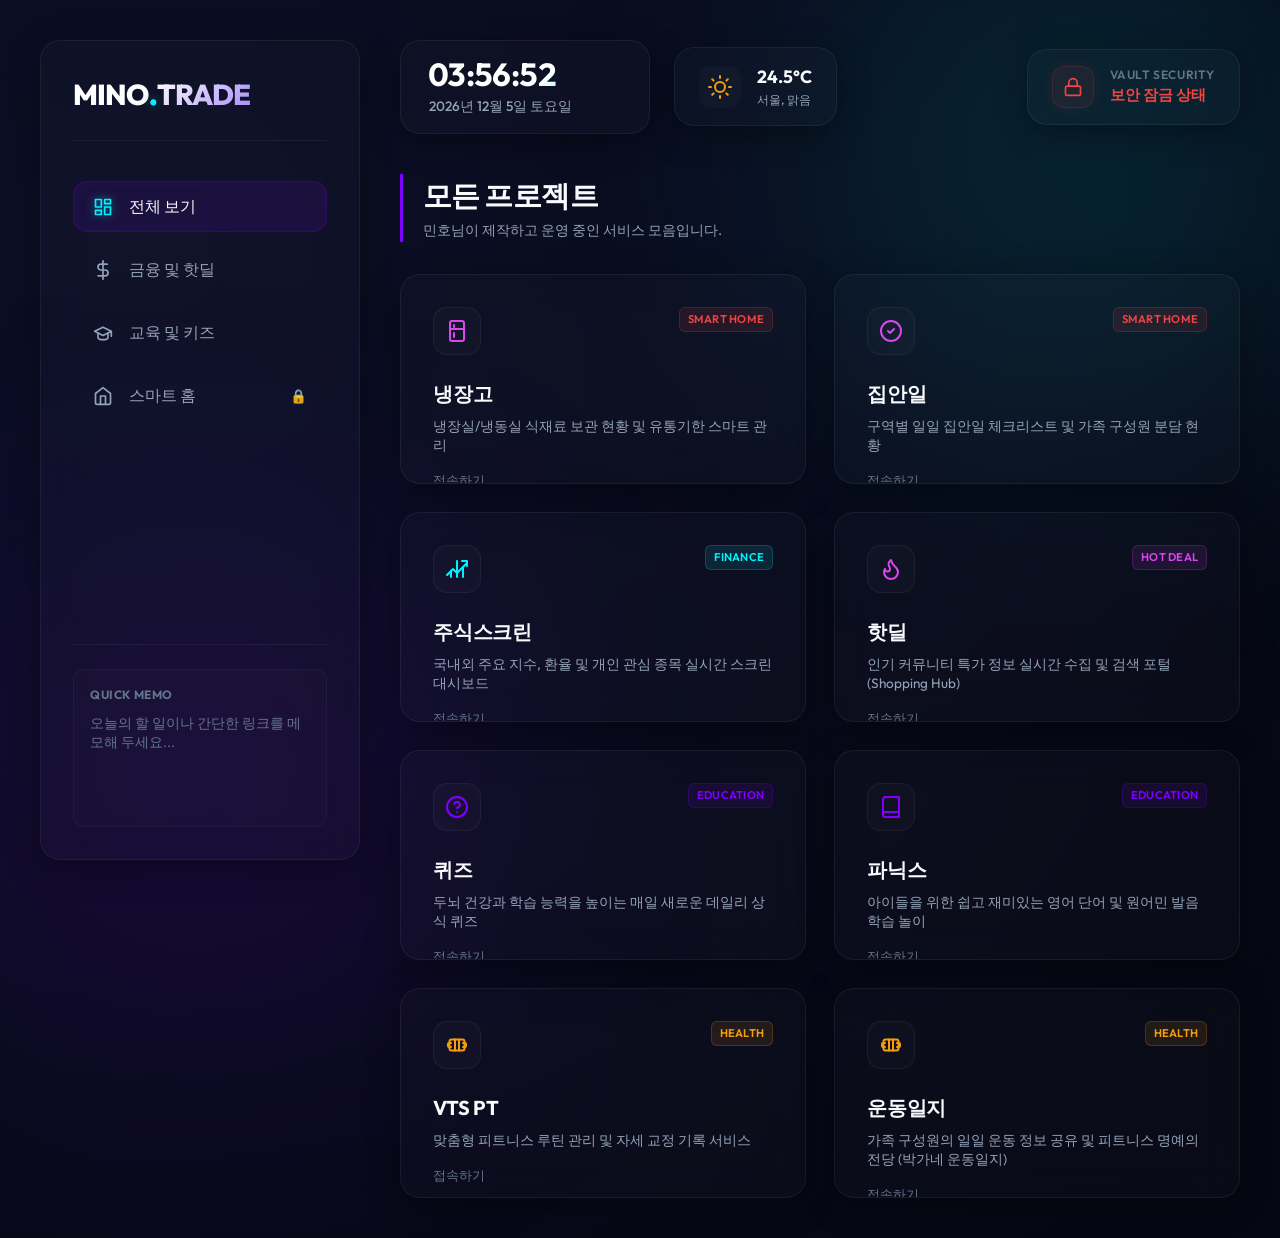
<file: index.html>
<!DOCTYPE html>
<html lang="ko">
<head>
  <meta charset="UTF-8">
  <meta name="viewport" content="width=device-width, initial-scale=1.0">
  <script>
    // Mobile Subdomain & Responsive Mobile Device Auto-Redirect
    if (window.location.hostname.startsWith('m.') || window.innerWidth < 768) {
      if (!window.location.pathname.startsWith('/m/')) {
        window.location.replace('/m/');
      }
    }
  </script>
  <meta name="description" content="mino.trade - 개인 프로젝트 포털 및 대시보드. 나만의 도구들을 한눈에 편리하게 관리하세요.">
  <title>mino.trade | Personal Workspace Portal</title>
  <link rel="stylesheet" href="css/shared.css">
  <link rel="stylesheet" href="css/desktop.css">
</head>
<body>

  <!-- Background neon ambient spheres -->
  <div class="ambient-glow glow-1"></div>
  <div class="ambient-glow glow-2"></div>

  <!-- Desktop Hub Layout -->
  <div class="dashboard-wrapper">
    
    <!-- Sidebar Navigation -->
    <aside class="sidebar glass-panel">
      <div class="sidebar-brand">
        <span class="brand-text">MINO<span class="brand-dot">.</span>TRADE</span>
      </div>
      
      <nav class="sidebar-nav">
        <button class="nav-item active" data-category="all">
          <svg viewBox="0 0 24 24" fill="none" stroke="currentColor" stroke-width="2" stroke-linecap="round" stroke-linejoin="round" class="nav-icon"><rect x="3" y="3" width="7" height="9"></rect><rect x="14" y="3" width="7" height="5"></rect><rect x="14" y="12" width="7" height="9"></rect><rect x="3" y="16" width="7" height="5"></rect></svg>
          전체 보기
        </button>
        <button class="nav-item" data-category="finance">
          <svg viewBox="0 0 24 24" fill="none" stroke="currentColor" stroke-width="2" stroke-linecap="round" stroke-linejoin="round" class="nav-icon"><line x1="12" y1="1" x2="12" y2="23"></line><path d="M17 5H9.5a3.5 3.5 0 0 0 0 7h5a3.5 3.5 0 0 1 0 7H6"></path></svg>
          금융 및 핫딜
        </button>
        <button class="nav-item" data-category="education">
          <svg viewBox="0 0 24 24" fill="none" stroke="currentColor" stroke-width="2" stroke-linecap="round" stroke-linejoin="round" class="nav-icon"><path d="M22 10v6M2 10l10-5 10 5-10 5z"></path><path d="M6 12v5c0 2 2 3 6 3s6-1 6-3v-5"></path></svg>
          교육 및 키즈
        </button>
        <button class="nav-item" data-category="home" id="nav-home-category">
          <svg viewBox="0 0 24 24" fill="none" stroke="currentColor" stroke-width="2" stroke-linecap="round" stroke-linejoin="round" class="nav-icon"><path d="M3 9l9-7 9 7v11a2 2 0 0 1-2 2H5a2 2 0 0 1-2-2z"></path><polyline points="9 22 9 12 15 12 15 22"></polyline></svg>
          스마트 홈 <span class="nav-lock-indicator">🔒</span>
        </button>
      </nav>

      <!-- Sidebar Footer (Quick Memo Pad) -->
      <div class="sidebar-footer">
        <div class="memo-widget">
          <div class="memo-header">
            <span>Quick Memo</span>
            <span class="memo-save-indicator" id="memo-saved">Saved</span>
          </div>
          <textarea id="quick-memo-pad" placeholder="오늘의 할 일이나 간단한 링크를 메모해 두세요..."></textarea>
        </div>
      </div>
    </aside>

    <!-- Main Workspace Content -->
    <main class="main-content">
      
      <!-- Top Hub Bar -->
      <header class="top-bar">
        <!-- Date & Time Widget -->
        <div class="time-widget glass-panel">
          <div class="time-main" id="clock-display">00:00:00</div>
          <div class="date-sub" id="date-display">2026년 5월 24일 일요일</div>
        </div>

        <!-- Custom Weather Widget -->
        <div class="weather-widget glass-panel">
          <div class="weather-icon">
            <svg class="weather-sun" viewBox="0 0 24 24" fill="none" stroke="currentColor" stroke-width="2" stroke-linecap="round" stroke-linejoin="round"><circle cx="12" cy="12" r="5"></circle><line x1="12" y1="1" x2="12" y2="3"></line><line x1="12" y1="21" x2="12" y2="23"></line><line x1="4.22" y1="4.22" x2="5.64" y2="5.64"></line><line x1="18.36" y1="18.36" x2="19.78" y2="19.78"></line><line x1="1" y1="12" x2="3" y2="12"></line><line x1="21" y1="12" x2="23" y2="12"></line><line x1="4.22" y1="19.78" x2="5.64" y2="18.36"></line><line x1="18.36" y1="5.64" x2="19.78" y2="4.22"></line></svg>
          </div>
          <div class="weather-info">
            <div class="weather-temp">24.5°C</div>
            <div class="weather-desc">서울, 맑음</div>
          </div>
        </div>

        <!-- Security Status Controller -->
        <div class="security-control glass-panel" id="vault-trigger-btn">
          <div class="lock-indicator" id="lock-badge-icon">
            <svg viewBox="0 0 24 24" fill="none" stroke="currentColor" stroke-width="2" stroke-linecap="round" stroke-linejoin="round" class="icon-svg"><rect x="3" y="11" width="18" height="11" rx="2" ry="2"></rect><path d="M7 11V7a5 5 0 0 1 10 0v4"></path></svg>
          </div>
          <div class="security-meta">
            <span class="security-status-title">Vault Security</span>
            <span class="security-status-value locked" id="vault-status-label">보안 잠금 상태</span>
          </div>
        </div>
      </header>

      <!-- Projects Grid Section -->
      <section class="workspace-section">
        <div class="section-header">
          <h1 class="section-title" id="current-category-title">모든 프로젝트</h1>
          <p class="section-subtitle">민호님이 제작하고 운영 중인 서비스 모음입니다.</p>
        </div>

        <!-- Dynamic Projects Grid -->
        <div class="projects-grid" id="desktop-grid">
          <!-- Dynamic cards injected via JavaScript for advanced DOM protection -->
        </div>
      </section>

    </main>

  </div>

  <!-- PIN Vault Frosted Overlay -->
  <div class="vault-overlay" id="pin-vault-overlay">
    <div class="vault-container glass-panel">
      <div class="vault-logo">
        <svg viewBox="0 0 24 24" id="vault-lock-svg"><rect x="3" y="11" width="18" height="11" rx="2" ry="2"></rect><path d="M7 11V7a5 5 0 0 1 10 0v4"></path></svg>
      </div>
      <h2 class="vault-title">보안 인증 금고</h2>
      <p class="vault-subtitle">개인 스마트홈 및 가족 서비스 접근을 위한 PIN 번호(4자리)를 입력하세요.</p>
      
      <!-- Dots Indicator -->
      <div class="pin-dots">
        <div class="pin-dot"></div>
        <div class="pin-dot"></div>
        <div class="pin-dot"></div>
        <div class="pin-dot"></div>
      </div>

      <!-- Keypad -->
      <div class="pin-keypad">
        <button class="keypad-btn" data-val="1">1</button>
        <button class="keypad-btn" data-val="2">2</button>
        <button class="keypad-btn" data-val="3">3</button>
        <button class="keypad-btn" data-val="4">4</button>
        <button class="keypad-btn" data-val="5">5</button>
        <button class="keypad-btn" data-val="6">6</button>
        <button class="keypad-btn" data-val="7">7</button>
        <button class="keypad-btn" data-val="8">8</button>
        <button class="keypad-btn" data-val="9">9</button>
        <button class="keypad-btn action" id="keypad-clear">Clear</button>
        <button class="keypad-btn" data-val="0">0</button>
        <button class="keypad-btn action" id="keypad-delete">Del</button>
      </div>

      <button class="glass-btn" id="vault-close-btn" style="width: 100%; justify-content: center; margin-top: 1rem;">
        취소 및 닫기
      </button>
    </div>
  </div>

  <!-- Sub-link Selector Modal -->
  <div class="vault-overlay" id="sublink-modal">
    <div class="vault-container glass-panel" style="max-width: 450px;">
      <h2 class="vault-title" id="sublink-modal-title">이동 경로 선택</h2>
      <p class="vault-subtitle" id="sublink-modal-subtitle">접속할 채널 또는 대시보드를 선택해 주세요.</p>
      
      <div class="sublinks-list" id="sublinks-container" style="display:flex; flex-direction:column; gap:1rem; margin:1.5rem 0;">
        <!-- Injected dynamically via JS -->
      </div>
      
      <button class="glass-btn" id="sublink-close-btn" style="width: 100%; justify-content: center;">
        닫기
      </button>
    </div>
  </div>

  <!-- Shared Javascript dependencies -->
  <script src="js/shared.js"></script>
  <script src="js/desktop.js"></script>
</body>
</html>
</file>
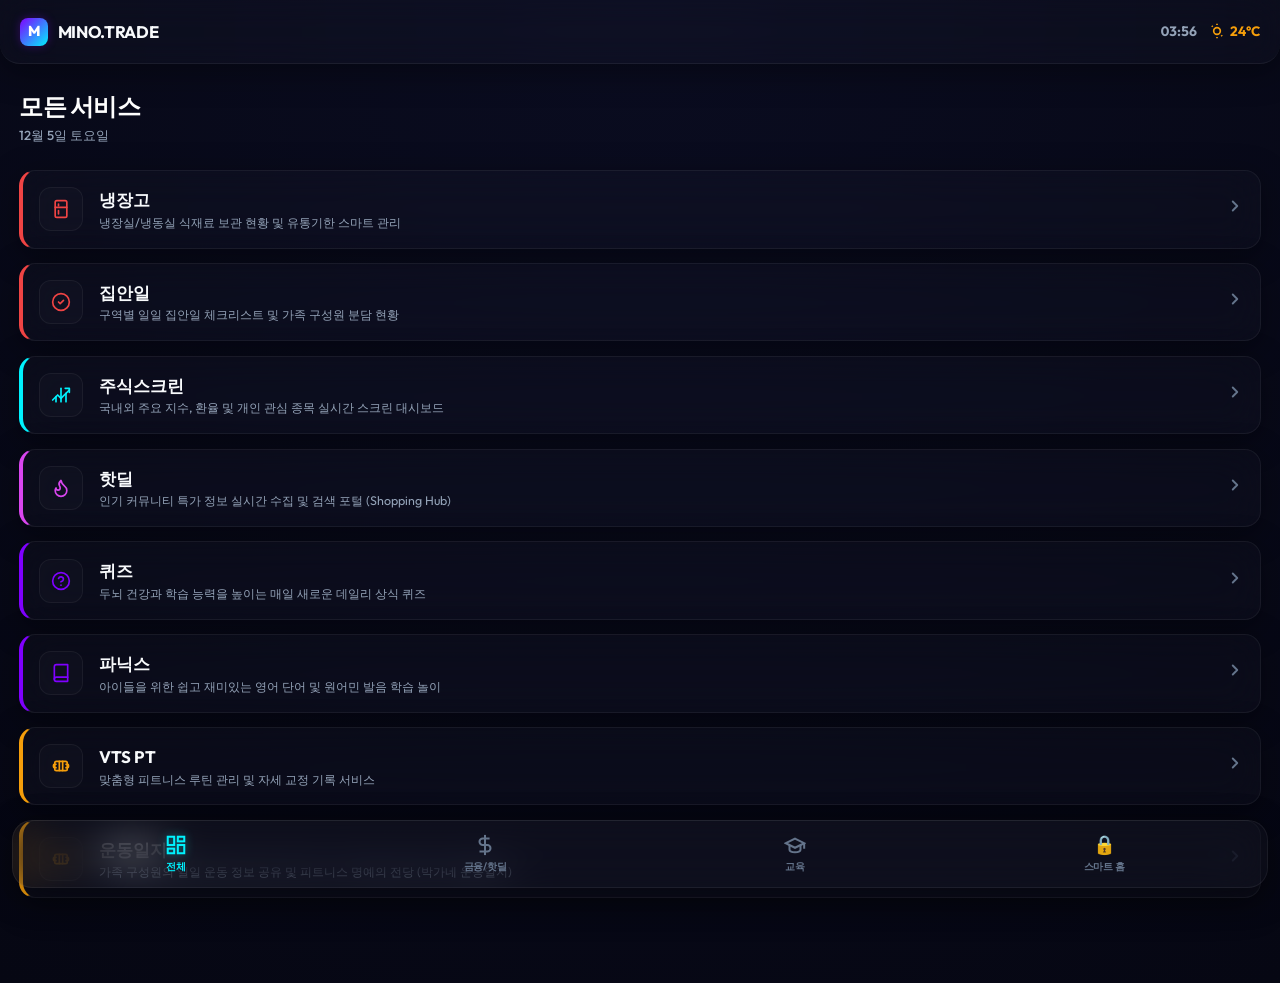
<file: m/index.html>
<!DOCTYPE html>
<html lang="ko">
<head>
  <meta charset="UTF-8">
  <meta name="viewport" content="width=device-width, initial-scale=1.0, maximum-scale=1.0, user-scalable=no">
  <meta name="description" content="m.mino.trade - 모바일 전용 개인 프로젝트 포털 및 대시보드.">
  <title>mino.trade | Mobile Hub</title>
  <!-- Import Shared & Mobile Specific Stylesheets -->
  <link rel="stylesheet" href="../css/shared.css">
  <link rel="stylesheet" href="../css/mobile.css">
</head>
<body>

  <!-- Mobile Hub Layout -->
  <div class="mobile-wrapper">
    
    <!-- Mobile Header -->
    <header class="mobile-header glass-panel">
      <div class="header-brand">
        <span class="brand-logo">M</span>
        <span class="brand-text">MINO.TRADE</span>
      </div>
      
      <!-- Date & Weather Widget -->
      <div class="header-widgets">
        <span id="mobile-time">00:00</span>
        <div class="mobile-weather">
          <svg class="sun-icon" viewBox="0 0 24 24" fill="none" stroke="currentColor" stroke-width="2.5"><circle cx="12" cy="12" r="5"></circle><line x1="12" y1="1" x2="12" y2="3"></line><line x1="12" y1="21" x2="12" y2="23"></line><line x1="4.22" y1="4.22" x2="5.64" y2="5.64"></line><line x1="18.36" y1="18.36" x2="19.78" y2="19.78"></line></svg>
          <span>24°C</span>
        </div>
      </div>
    </header>

    <!-- Mobile Scrollable Main Content -->
    <main class="mobile-main">
      <div class="welcome-banner">
        <h2 id="mobile-category-title">모든 서비스</h2>
        <p class="welcome-date" id="mobile-date">5월 24일 일요일</p>
      </div>

      <!-- Compact touch-optimized card list -->
      <div class="mobile-projects-grid" id="mobile-grid">
        <!-- Dynamic mobile project cards injected via JS -->
      </div>
    </main>

    <!-- Bottom Navigation Bar (iOS/Android Native style) -->
    <nav class="bottom-nav glass-panel">
      <button class="nav-tab active" data-tab="all">
        <svg viewBox="0 0 24 24" fill="none" stroke="currentColor" stroke-width="2.5"><rect x="3" y="3" width="7" height="9"></rect><rect x="14" y="3" width="7" height="5"></rect><rect x="14" y="12" width="7" height="9"></rect><rect x="3" y="16" width="7" height="5"></rect></svg>
        <span>전체</span>
      </button>
      <button class="nav-tab" data-tab="finance">
        <svg viewBox="0 0 24 24" fill="none" stroke="currentColor" stroke-width="2.5"><line x1="12" y1="1" x2="12" y2="23"></line><path d="M17 5H9.5a3.5 3.5 0 0 0 0 7h5a3.5 3.5 0 0 1 0 7H6"></path></svg>
        <span>금융/핫딜</span>
      </button>
      <button class="nav-tab" data-tab="education">
        <svg viewBox="0 0 24 24" fill="none" stroke="currentColor" stroke-width="2.5"><path d="M22 10v6M2 10l10-5 10 5-10 5z"></path><path d="M6 12v5c0 2 2 3 6 3s6-1 6-3v-5"></path></svg>
        <span>교육</span>
      </button>
      <button class="nav-tab" data-tab="home" id="tab-home-category">
        <div class="tab-vault-icon" id="tab-lock-indicator">🔒</div>
        <span>스마트 홈</span>
      </button>
    </nav>

  </div>

  <!-- Bottom-up Slide-in Vault Drawer -->
  <div class="vault-overlay" id="pin-vault-overlay">
    <div class="vault-container glass-panel mobile-drawer">
      
      <!-- Drag handle indicator for premium UI look -->
      <div class="drawer-handle"></div>
      
      <div class="vault-logo">
        <svg viewBox="0 0 24 24" id="vault-lock-svg"><rect x="3" y="11" width="18" height="11" rx="2" ry="2"></rect><path d="M7 11V7a5 5 0 0 1 10 0v4"></path></svg>
      </div>
      <h2 class="vault-title">보안 금고 해제</h2>
      <p class="vault-subtitle">개인 스마트 홈 기기 접근을 위한 4자리 PIN 입력</p>

      <!-- Dots Display -->
      <div class="pin-dots">
        <div class="pin-dot"></div>
        <div class="pin-dot"></div>
        <div class="pin-dot"></div>
        <div class="pin-dot"></div>
      </div>

      <!-- Keypad -->
      <div class="pin-keypad">
        <button class="keypad-btn" data-val="1">1</button>
        <button class="keypad-btn" data-val="2">2</button>
        <button class="keypad-btn" data-val="3">3</button>
        <button class="keypad-btn" data-val="4">4</button>
        <button class="keypad-btn" data-val="5">5</button>
        <button class="keypad-btn" data-val="6">6</button>
        <button class="keypad-btn" data-val="7">7</button>
        <button class="keypad-btn" data-val="8">8</button>
        <button class="keypad-btn" data-val="9">9</button>
        <button class="keypad-btn action" id="keypad-clear">Clear</button>
        <button class="keypad-btn" data-val="0">0</button>
        <button class="keypad-btn action" id="keypad-delete">Del</button>
      </div>

      <button class="glass-btn" id="vault-close-btn" style="width: 100%; justify-content: center; margin-top: 0.5rem; padding: 0.8rem;">
        닫기
      </button>
    </div>
  </div>

  <!-- Sub-link Selector Drawer -->
  <div class="vault-overlay" id="sublink-modal">
    <div class="vault-container glass-panel mobile-drawer" style="max-width: 100%;">
      <div class="drawer-handle"></div>
      <h2 class="vault-title" id="sublink-modal-title">이동 경로 선택</h2>
      <p class="vault-subtitle" id="sublink-modal-subtitle">접속할 채널 또는 대시보드를 선택해 주세요.</p>
      
      <div class="sublinks-list" id="sublinks-container" style="display:flex; flex-direction:column; gap:0.75rem; margin:1rem 0;">
        <!-- Injected dynamically via JS -->
      </div>
      
      <button class="glass-btn" id="sublink-close-btn" style="width: 100%; justify-content: center; padding: 0.8rem;">
        닫기
      </button>
    </div>
  </div>

  <!-- Javascript Dependencies -->
  <script src="../js/shared.js"></script>
  <script src="../js/mobile.js"></script>
</body>
</html>
</file>
<file: css/shared.css>
/* css/shared.css */
@import url('https://fonts.googleapis.com/css2?family=Outfit:wght@300;400;500;600;700;800&family=Playfair+Display:ital,wght@0,600;1,400&display=swap');

:root {
  /* Color Palette */
  --bg-base: #060713;
  --bg-gradient-1: #060713;
  --bg-gradient-2: #0d0f26;
  
  --color-text-primary: #f8fafc;
  --color-text-secondary: #94a3b8;
  --color-text-muted: #64748b;
  
  --accent-cyan: #00f2fe;
  --accent-purple: #7f00ff;
  --accent-magenta: #d946ef;
  --accent-green: #10b981;
  --accent-red: #ef4444;
  --accent-yellow: #f59e0b;

  --accent-cyan-rgb: 0, 242, 254;
  --accent-purple-rgb: 127, 0, 255;
  --accent-magenta-rgb: 217, 70, 239;
  --accent-green-rgb: 16, 185, 129;
  --accent-red-rgb: 239, 68, 68;

  /* Glassmorphism Styles */
  --glass-bg: rgba(255, 255, 255, 0.02);
  --glass-bg-hover: rgba(255, 255, 255, 0.05);
  --glass-border: rgba(255, 255, 255, 0.06);
  --glass-border-hover: rgba(255, 255, 255, 0.15);
  --glass-shadow: 0 8px 32px 0 rgba(0, 0, 0, 0.37);
  --glass-blur: blur(20px);

  /* Fonts */
  --font-sans: 'Outfit', -apple-system, BlinkMacSystemFont, "Segoe UI", Roboto, "Helvetica Neue", Arial, sans-serif;
  
  /* Transitions */
  --transition-fast: 0.2s cubic-bezier(0.4, 0, 0.2, 1);
  --transition-normal: 0.3s cubic-bezier(0.4, 0, 0.2, 1);
  --transition-slow: 0.5s cubic-bezier(0.4, 0, 0.2, 1);
  --transition-spring: 0.5s cubic-bezier(0.175, 0.885, 0.32, 1.275);
}

/* Reset and base styles */
* {
  margin: 0;
  padding: 0;
  box-sizing: border-box;
  -webkit-tap-highlight-color: transparent;
}

body {
  font-family: var(--font-sans);
  background-color: var(--bg-base);
  background-image: radial-gradient(circle at 10% 20%, rgba(12, 15, 38, 1) 0%, rgba(6, 7, 19, 1) 90.2%);
  color: var(--color-text-primary);
  min-height: 100vh;
  overflow-x: hidden;
  line-height: 1.5;
}

/* Scrollbar Styles */
::-webkit-scrollbar {
  width: 8px;
  height: 8px;
}
::-webkit-scrollbar-track {
  background: rgba(255, 255, 255, 0.01);
}
::-webkit-scrollbar-thumb {
  background: rgba(255, 255, 255, 0.1);
  border-radius: 10px;
}
::-webkit-scrollbar-thumb:hover {
  background: rgba(255, 255, 255, 0.2);
}

/* Shared Glassmorphic Utility */
.glass-panel {
  background: var(--glass-bg);
  backdrop-filter: var(--glass-blur);
  -webkit-backdrop-filter: var(--glass-blur);
  border: 1px solid var(--glass-border);
  border-radius: 20px;
  box-shadow: var(--glass-shadow);
  transition: border-color var(--transition-normal), background-color var(--transition-normal), box-shadow var(--transition-normal), transform var(--transition-spring);
}

.glass-panel:hover {
  background: var(--glass-bg-hover);
  border-color: var(--glass-border-hover);
}

/* Glass Buttons */
.glass-btn {
  background: rgba(255, 255, 255, 0.04);
  border: 1px solid rgba(255, 255, 255, 0.08);
  border-radius: 12px;
  color: var(--color-text-primary);
  font-family: var(--font-sans);
  font-weight: 500;
  font-size: 0.95rem;
  padding: 0.6rem 1.2rem;
  cursor: pointer;
  display: inline-flex;
  align-items: center;
  gap: 0.5rem;
  transition: all var(--transition-fast);
  backdrop-filter: blur(8px);
  -webkit-backdrop-filter: blur(8px);
}

.glass-btn:hover {
  background: rgba(255, 255, 255, 0.08);
  border-color: rgba(255, 255, 255, 0.2);
  transform: translateY(-2px);
}

.glass-btn:active {
  transform: translateY(0);
}

/* Lock Status Badge */
.lock-badge {
  display: inline-flex;
  align-items: center;
  gap: 0.4rem;
  padding: 0.4rem 0.8rem;
  border-radius: 20px;
  font-size: 0.75rem;
  font-weight: 600;
  text-transform: uppercase;
  letter-spacing: 0.05em;
  background: rgba(239, 68, 68, 0.1);
  border: 1px solid rgba(239, 68, 68, 0.2);
  color: var(--accent-red);
  box-shadow: 0 0 10px rgba(239, 68, 68, 0.1);
  cursor: pointer;
  transition: all var(--transition-normal);
}

.lock-badge.unlocked {
  background: rgba(16, 185, 129, 0.1);
  border: 1px solid rgba(16, 185, 129, 0.2);
  color: var(--accent-green);
  box-shadow: 0 0 10px rgba(16, 185, 129, 0.1);
}

/* Card Badge/Category tags */
.tag {
  font-size: 0.7rem;
  font-weight: 600;
  padding: 0.2rem 0.5rem;
  border-radius: 6px;
  text-transform: uppercase;
  letter-spacing: 0.02em;
}

.tag-finance { background: rgba(0, 242, 254, 0.1); border: 1px solid rgba(0, 242, 254, 0.2); color: var(--accent-cyan); }
.tag-lifestyle { background: rgba(217, 70, 239, 0.1); border: 1px solid rgba(217, 70, 239, 0.2); color: var(--accent-magenta); }
.tag-education { background: rgba(127, 0, 255, 0.1); border: 1px solid rgba(127, 0, 255, 0.2); color: var(--accent-purple); }
.tag-health { background: rgba(245, 158, 11, 0.1); border: 1px solid rgba(245, 158, 11, 0.2); color: var(--accent-yellow); }
.tag-private { background: rgba(239, 68, 68, 0.1); border: 1px solid rgba(239, 68, 68, 0.2); color: var(--accent-red); }

/* PIN Vault Screen Overlay */
.vault-overlay {
  position: fixed;
  top: 0;
  left: 0;
  width: 100%;
  height: 100%;
  z-index: 1000;
  background: rgba(3, 4, 11, 0.85);
  backdrop-filter: blur(25px);
  -webkit-backdrop-filter: blur(25px);
  display: flex;
  justify-content: center;
  align-items: center;
  opacity: 0;
  pointer-events: none;
  transition: opacity var(--transition-normal);
}

.vault-overlay.active {
  opacity: 1;
  pointer-events: auto;
}

.vault-container {
  width: 100%;
  max-width: 360px;
  padding: 2rem;
  text-align: center;
  transform: translateY(20px);
  transition: transform var(--transition-spring);
}

.vault-overlay.active .vault-container {
  transform: translateY(0);
}

.vault-logo {
  width: 64px;
  height: 64px;
  background: rgba(255, 255, 255, 0.03);
  border: 1px solid rgba(255, 255, 255, 0.08);
  border-radius: 50%;
  display: flex;
  align-items: center;
  justify-content: center;
  margin: 0 auto 1.5rem;
  color: var(--accent-purple);
  box-shadow: 0 0 20px rgba(127, 0, 255, 0.15);
}

.vault-logo svg {
  width: 28px;
  height: 28px;
  stroke: var(--accent-purple);
  fill: none;
  stroke-width: 2;
  transition: stroke var(--transition-normal);
}

.vault-overlay.error .vault-logo {
  box-shadow: 0 0 20px rgba(239, 68, 68, 0.3);
  animation: shake 0.4s ease;
}
.vault-overlay.error .vault-logo svg {
  stroke: var(--accent-red);
}

.vault-overlay.success .vault-logo {
  box-shadow: 0 0 30px rgba(16, 185, 129, 0.5);
  background: rgba(16, 185, 129, 0.1);
  animation: pulse-success 0.6s ease;
}
.vault-overlay.success .vault-logo svg {
  stroke: var(--accent-green);
}

.vault-title {
  font-size: 1.4rem;
  font-weight: 700;
  margin-bottom: 0.5rem;
  background: linear-gradient(135deg, #fff 30%, #a78bfa 100%);
  -webkit-background-clip: text;
  -webkit-text-fill-color: transparent;
}

.vault-subtitle {
  font-size: 0.85rem;
  color: var(--color-text-secondary);
  margin-bottom: 2rem;
}

/* Pin Dots Display */
.pin-dots {
  display: flex;
  justify-content: center;
  gap: 1.2rem;
  margin-bottom: 2.5rem;
}

.pin-dot {
  width: 14px;
  height: 14px;
  border-radius: 50%;
  border: 2px solid rgba(255, 255, 255, 0.2);
  transition: all var(--transition-fast);
}

.pin-dot.filled {
  background: var(--accent-purple);
  border-color: var(--accent-purple);
  box-shadow: 0 0 10px var(--accent-purple);
  transform: scale(1.15);
}

.vault-overlay.error .pin-dot.filled {
  background: var(--accent-red);
  border-color: var(--accent-red);
  box-shadow: 0 0 10px var(--accent-red);
}

.vault-overlay.success .pin-dot.filled {
  background: var(--accent-green);
  border-color: var(--accent-green);
  box-shadow: 0 0 10px var(--accent-green);
}

/* Keypad Grid */
.pin-keypad {
  display: grid;
  grid-template-columns: repeat(3, 1fr);
  gap: 1rem;
  margin-bottom: 1.5rem;
}

.keypad-btn {
  height: 64px;
  border-radius: 50%;
  border: 1px solid rgba(255, 255, 255, 0.05);
  background: rgba(255, 255, 255, 0.02);
  color: var(--color-text-primary);
  font-family: var(--font-sans);
  font-size: 1.5rem;
  font-weight: 500;
  cursor: pointer;
  display: flex;
  align-items: center;
  justify-content: center;
  transition: all var(--transition-fast);
  backdrop-filter: blur(5px);
}

.keypad-btn:hover {
  background: rgba(255, 255, 255, 0.06);
  border-color: rgba(255, 255, 255, 0.15);
}

.keypad-btn:active {
  transform: scale(0.9);
  background: rgba(255, 255, 255, 0.1);
  border-color: rgba(127, 0, 255, 0.3);
  box-shadow: 0 0 15px rgba(127, 0, 255, 0.2);
}

.keypad-btn.action {
  font-size: 0.95rem;
  font-weight: 600;
  text-transform: uppercase;
  color: var(--color-text-secondary);
  border-color: transparent;
  background: transparent;
  backdrop-filter: none;
}

.keypad-btn.action:hover {
  color: var(--color-text-primary);
  background: rgba(255, 255, 255, 0.03);
}

.keypad-btn.action:active {
  transform: scale(0.95);
}

/* Animations */
@keyframes shake {
  0%, 100% { transform: translateX(0); }
  20%, 60% { transform: translateX(-8px); }
  40%, 80% { transform: translateX(8px); }
}

@keyframes pulse-success {
  0% { transform: scale(1); }
  50% { transform: scale(1.1); }
  100% { transform: scale(1); }
}

/* Toast Notification Styles */
.toast-container {
  position: fixed;
  bottom: 2rem;
  right: 2rem;
  z-index: 1100;
  display: flex;
  flex-direction: column;
  gap: 0.75rem;
  pointer-events: none;
}

.toast {
  padding: 0.8rem 1.5rem;
  border-radius: 12px;
  background: rgba(15, 23, 42, 0.8);
  border: 1px solid rgba(255, 255, 255, 0.08);
  color: var(--color-text-primary);
  font-family: var(--font-sans);
  font-size: 0.85rem;
  font-weight: 500;
  box-shadow: var(--glass-shadow);
  backdrop-filter: blur(12px);
  display: flex;
  align-items: center;
  gap: 0.6rem;
  transform: translateY(20px);
  opacity: 0;
  transition: all var(--transition-spring);
  pointer-events: auto;
}

.toast.show {
  transform: translateY(0);
  opacity: 1;
}

.toast.success {
  border-color: rgba(16, 185, 129, 0.2);
  color: var(--accent-green);
}

.toast.error {
  border-color: rgba(239, 68, 68, 0.2);
  color: var(--accent-red);
}

/* Sublink list styles inside selection modals */
.sublink-item {
  display: flex;
  align-items: center;
  gap: 1.25rem;
  padding: 1.2rem 1.5rem !important;
  text-decoration: none;
  text-align: left;
  border-radius: 16px !important;
  transition: all var(--transition-fast) !important;
}

.sublink-item:hover, .sublink-item:active {
  transform: translateY(-2px) scale(1.01);
  border-color: rgba(var(--accent-rgb, 255, 255, 255), 0.3) !important;
  background: rgba(255, 255, 255, 0.05) !important;
  box-shadow: 0 5px 15px rgba(0, 0, 0, 0.2) !important;
}

.sublink-icon-box {
  width: 40px;
  height: 40px;
  border-radius: 10px;
  display: flex;
  align-items: center;
  justify-content: center;
  background: rgba(255, 255, 255, 0.03);
  border: 1px solid rgba(255, 255, 255, 0.08);
  color: var(--accent-color, var(--color-text-secondary));
  flex-shrink: 0;
  transition: all var(--transition-fast);
}

.sublink-item:hover .sublink-icon-box {
  background: var(--accent-color);
  color: #fff;
  box-shadow: 0 0 10px var(--accent-color);
  border-color: transparent;
}

.sublink-item:hover .sublink-icon-box svg {
  transform: scale(1.1);
}

/* Utility Animations */
.fade-in {
  animation: fadeIn var(--transition-normal) forwards;
}

.slide-up {
  animation: slideUp var(--transition-normal) forwards;
}

@keyframes fadeIn {
  from { opacity: 0; }
  to { opacity: 1; }
}

@keyframes slideUp {
  from { transform: translateY(20px); opacity: 0; }
  to { transform: translateY(0); opacity: 1; }
}
</file>
<file: css/desktop.css>
/* css/desktop.css */

/* Background neon ambient spheres */
.ambient-glow {
  position: fixed;
  width: 500px;
  height: 500px;
  border-radius: 50%;
  filter: blur(140px);
  opacity: 0.15;
  z-index: -1;
  pointer-events: none;
  animation: float 20s infinite alternate ease-in-out;
}

.glow-1 {
  background: var(--accent-cyan);
  top: -100px;
  right: -50px;
  animation-delay: 0s;
}

.glow-2 {
  background: var(--accent-purple);
  bottom: -150px;
  left: -50px;
  animation-delay: -5s;
}

@keyframes float {
  0% { transform: translateY(0) scale(1); }
  50% { transform: translateY(30px) scale(1.1); }
  100% { transform: translateY(0) scale(1); }
}

/* Dashboard Layout */
.dashboard-wrapper {
  display: flex;
  min-height: 100vh;
  padding: 2.5rem;
  gap: 2.5rem;
  max-width: 1700px;
  margin: 0 auto;
}

/* Sidebar */
.sidebar {
  width: 320px;
  min-width: 320px;
  display: flex;
  flex-direction: column;
  height: calc(100vh - 5rem);
  position: sticky;
  top: 2.5rem;
  padding: 2rem;
  z-index: 100;
  overflow: hidden;
}

.sidebar-brand {
  margin-bottom: 2.5rem;
  padding-bottom: 1.5rem;
  border-bottom: 1px solid rgba(255, 255, 255, 0.05);
}

.brand-text {
  font-size: 1.8rem;
  font-weight: 800;
  letter-spacing: -0.03em;
  background: linear-gradient(135deg, #ffffff 40%, #a78bfa 100%);
  -webkit-background-clip: text;
  -webkit-text-fill-color: transparent;
}

.brand-dot {
  color: var(--accent-cyan);
  -webkit-text-fill-color: var(--accent-cyan);
  display: inline-block;
  text-shadow: 0 0 10px rgba(0, 242, 254, 0.5);
}

.sidebar-nav {
  display: flex;
  flex-direction: column;
  gap: 0.75rem;
  flex-grow: 1;
}

.nav-item {
  background: transparent;
  border: 1px solid transparent;
  border-radius: 14px;
  color: var(--color-text-secondary);
  font-family: var(--font-sans);
  font-size: 1rem;
  font-weight: 500;
  padding: 0.85rem 1.2rem;
  cursor: pointer;
  display: flex;
  align-items: center;
  gap: 1rem;
  width: 100%;
  text-align: left;
  transition: all var(--transition-normal);
}

.nav-icon {
  width: 20px;
  height: 20px;
  stroke: var(--color-text-secondary);
  fill: none;
  stroke-width: 2;
  transition: stroke var(--transition-normal);
}

.nav-item:hover {
  background: rgba(255, 255, 255, 0.03);
  color: var(--color-text-primary);
  border-color: rgba(255, 255, 255, 0.05);
}

.nav-item:hover .nav-icon {
  stroke: var(--color-text-primary);
}

.nav-item.active {
  background: rgba(127, 0, 255, 0.1);
  border-color: rgba(127, 0, 255, 0.2);
  color: var(--color-text-primary);
  box-shadow: inset 0 0 12px rgba(127, 0, 255, 0.1);
}

.nav-item.active .nav-icon {
  stroke: var(--accent-cyan);
  filter: drop-shadow(0 0 5px rgba(0, 242, 254, 0.5));
}

.nav-lock-indicator {
  margin-left: auto;
  font-size: 0.85rem;
  transition: transform var(--transition-spring);
}

.nav-item.active .nav-lock-indicator {
  transform: scale(1.15);
}

/* Sidebar Footer (Quick Memo Pad) */
.sidebar-footer {
  margin-top: auto;
  padding-top: 1.5rem;
  border-top: 1px solid rgba(255, 255, 255, 0.05);
}

.memo-widget {
  background: rgba(255, 255, 255, 0.01);
  border: 1px solid rgba(255, 255, 255, 0.04);
  border-radius: 12px;
  padding: 1rem;
  transition: all var(--transition-normal);
}

.memo-widget:focus-within {
  border-color: rgba(127, 0, 255, 0.2);
  background: rgba(255, 255, 255, 0.02);
  box-shadow: 0 0 15px rgba(127, 0, 255, 0.08);
}

.memo-header {
  display: flex;
  justify-content: space-between;
  align-items: center;
  font-size: 0.75rem;
  font-weight: 700;
  text-transform: uppercase;
  color: var(--color-text-muted);
  margin-bottom: 0.6rem;
  letter-spacing: 0.05em;
}

.memo-save-indicator {
  color: var(--accent-green);
  opacity: 0;
  transition: opacity var(--transition-fast);
}

.memo-save-indicator.saving {
  color: var(--accent-cyan);
  opacity: 1;
}

.memo-save-indicator.saved {
  opacity: 1;
}

#quick-memo-pad {
  width: 100%;
  height: 90px;
  background: transparent;
  border: none;
  resize: none;
  color: var(--color-text-primary);
  font-family: var(--font-sans);
  font-size: 0.85rem;
  line-height: 1.4;
  outline: none;
}

#quick-memo-pad::placeholder {
  color: var(--color-text-muted);
}

/* Main Content Workspace */
.main-content {
  flex: 1;
  display: flex;
  flex-direction: column;
  gap: 2.5rem;
}

/* Top bar widgets */
.top-bar {
  display: flex;
  align-items: center;
  gap: 1.5rem;
}

.time-widget {
  padding: 1rem 1.75rem;
  display: flex;
  flex-direction: column;
  justify-content: center;
  min-width: 250px;
}

.time-main {
  font-size: 2rem;
  font-weight: 700;
  letter-spacing: -0.02em;
  font-variant-numeric: tabular-nums;
  line-height: 1.1;
  background: linear-gradient(135deg, #ffffff 60%, var(--accent-cyan) 100%);
  -webkit-background-clip: text;
  -webkit-text-fill-color: transparent;
}

.date-sub {
  font-size: 0.85rem;
  color: var(--color-text-secondary);
  font-weight: 500;
  margin-top: 0.25rem;
}

.weather-widget {
  padding: 1rem 1.5rem;
  display: flex;
  align-items: center;
  gap: 1rem;
}

.weather-icon {
  width: 42px;
  height: 42px;
  background: rgba(255, 255, 255, 0.02);
  border-radius: 12px;
  display: flex;
  align-items: center;
  justify-content: center;
  color: var(--accent-yellow);
}

.weather-sun {
  width: 24px;
  height: 24px;
  animation: spin 30s linear infinite;
}

.weather-info {
  display: flex;
  flex-direction: column;
}

.weather-temp {
  font-size: 1.1rem;
  font-weight: 700;
}

.weather-desc {
  font-size: 0.78rem;
  color: var(--color-text-secondary);
}

@keyframes spin {
  from { transform: rotate(0deg); }
  to { transform: rotate(360deg); }
}

.security-control {
  padding: 1rem 1.5rem;
  display: flex;
  align-items: center;
  gap: 1rem;
  margin-left: auto;
  cursor: pointer;
  transition: all var(--transition-normal);
}

.security-control:hover {
  border-color: rgba(255, 255, 255, 0.12);
  transform: translateY(-2px);
}

.lock-indicator {
  width: 42px;
  height: 42px;
  border-radius: 12px;
  display: flex;
  align-items: center;
  justify-content: center;
  background: rgba(239, 68, 68, 0.08);
  border: 1px solid rgba(239, 68, 68, 0.15);
  color: var(--accent-red);
  box-shadow: 0 0 15px rgba(239, 68, 68, 0.1);
  transition: all var(--transition-normal);
}

.security-control.unlocked .lock-indicator {
  background: rgba(16, 185, 129, 0.08);
  border: 1px solid rgba(16, 185, 129, 0.15);
  color: var(--accent-green);
  box-shadow: 0 0 15px rgba(16, 185, 129, 0.1);
}

.lock-indicator svg {
  width: 20px;
  height: 20px;
}

.security-meta {
  display: flex;
  flex-direction: column;
}

.security-status-title {
  font-size: 0.75rem;
  font-weight: 600;
  text-transform: uppercase;
  color: var(--color-text-muted);
  letter-spacing: 0.05em;
}

.security-status-value {
  font-size: 0.95rem;
  font-weight: 700;
  transition: color var(--transition-normal);
}

.security-status-value.locked {
  color: var(--accent-red);
}

.security-status-value.unlocked {
  color: var(--accent-green);
}

/* Workspace Section headers */
.workspace-section {
  display: flex;
  flex-direction: column;
  gap: 1.5rem;
  min-height: 400px;
}

.section-header {
  border-left: 3px solid var(--accent-purple);
  padding-left: 1.25rem;
  margin-bottom: 0.5rem;
}

.section-title {
  font-size: 1.8rem;
  font-weight: 800;
  letter-spacing: -0.02em;
}

.section-subtitle {
  font-size: 0.9rem;
  color: var(--color-text-secondary);
  margin-top: 0.2rem;
}

/* Projects grid */
.projects-grid {
  display: grid;
  grid-template-columns: repeat(auto-fill, minmax(320px, 1fr));
  gap: 1.75rem;
}

/* Glassmorphic Project Card */
.project-card {
  position: relative;
  display: flex;
  flex-direction: column;
  padding: 2rem;
  height: 210px;
  cursor: pointer;
  text-decoration: none;
  overflow: hidden;
  animation: cardEntrance 0.6s cubic-bezier(0.16, 1, 0.3, 1) both;
}

@keyframes cardEntrance {
  from { opacity: 0; transform: translateY(30px) scale(0.95); }
  to { opacity: 1; transform: translateY(0) scale(1); }
}

.project-card::before {
  content: '';
  position: absolute;
  top: 0;
  left: 0;
  width: 100%;
  height: 100%;
  background: radial-gradient(800px circle at var(--mouse-x, 0) var(--mouse-y, 0), rgba(255, 255, 255, 0.05), transparent 40%);
  z-index: 1;
  pointer-events: none;
  opacity: 0;
  transition: opacity var(--transition-normal);
}

.project-card:hover::before {
  opacity: 1;
}

.project-card:hover {
  transform: translateY(-6px) scale(1.01);
  box-shadow: 0 15px 35px rgba(0, 0, 0, 0.4), 0 0 15px rgba(var(--accent-rgb, 255, 255, 255), 0.15);
  border-color: rgba(var(--accent-rgb, 255, 255, 255), 0.3);
}

.card-top {
  display: flex;
  justify-content: space-between;
  align-items: flex-start;
  margin-bottom: 1.5rem;
  z-index: 2;
}

.card-icon {
  width: 48px;
  height: 48px;
  border-radius: 14px;
  display: flex;
  align-items: center;
  justify-content: center;
  background: rgba(255, 255, 255, 0.02);
  border: 1px solid rgba(255, 255, 255, 0.05);
  color: var(--accent-color, var(--color-text-secondary));
  transition: all var(--transition-normal);
  box-shadow: inset 0 0 10px rgba(255, 255, 255, 0.02);
}

.project-card:hover .card-icon {
  color: #fff;
  background: var(--accent-color);
  box-shadow: 0 0 20px var(--accent-color);
  border-color: transparent;
}

.card-icon svg {
  width: 24px;
  height: 24px;
  transition: transform var(--transition-spring);
}

.project-card:hover .card-icon svg {
  transform: scale(1.1);
}

.card-body {
  flex-grow: 1;
  display: flex;
  flex-direction: column;
  gap: 0.5rem;
  z-index: 2;
}

.card-title {
  font-size: 1.25rem;
  font-weight: 700;
  color: var(--color-text-primary);
  letter-spacing: -0.01em;
}

.card-desc {
  font-size: 0.85rem;
  color: var(--color-text-secondary);
  line-height: 1.4;
  overflow: hidden;
  display: -webkit-box;
  -webkit-line-clamp: 2;
  -webkit-box-orient: vertical;
}

.card-bottom {
  display: flex;
  align-items: center;
  justify-content: space-between;
  margin-top: 1rem;
  font-size: 0.8rem;
  color: var(--color-text-muted);
  font-weight: 500;
  z-index: 2;
}

.card-arrow {
  opacity: 0;
  transform: translateX(-10px);
  transition: all var(--transition-normal);
  color: var(--accent-color);
}

.project-card:hover .card-arrow {
  opacity: 1;
  transform: translateX(0);
}

/* Special private card animation entrance */
.project-card.private-item {
  animation: privateCardEntrance 0.7s cubic-bezier(0.34, 1.56, 0.64, 1) both;
}

@keyframes privateCardEntrance {
  0% { opacity: 0; transform: translateY(40px) scale(0.9) rotate(-1deg); filter: blur(5px); }
  100% { opacity: 1; transform: translateY(0) scale(1) rotate(0); filter: blur(0); }
}

/* Responsiveness adjustments for Desktop */
@media (max-width: 1200px) {
  .dashboard-wrapper {
    padding: 1.5rem;
    gap: 1.5rem;
  }
  .sidebar {
    width: 260px;
    min-width: 260px;
    padding: 1.5rem 1rem;
  }
  .time-widget {
    min-width: 200px;
  }
}
</file>
<file: css/mobile.css>
/* css/mobile.css */

body {
  background-image: radial-gradient(circle at 50% 0%, rgba(10, 12, 32, 1) 0%, rgba(6, 7, 19, 1) 100%);
  /* Disable pull-to-refresh on mobile browsers for a more app-like feel */
  overscroll-behavior-y: contain;
}

/* Mobile Layout Wrapper */
.mobile-wrapper {
  display: flex;
  flex-direction: column;
  height: 100vh;
  height: -webkit-fill-available; /* Fix for iOS Safari toolbar height */
  overflow: hidden;
}

/* Compact Header */
.mobile-header {
  height: 64px;
  display: flex;
  justify-content: space-between;
  align-items: center;
  padding: 0 1.25rem;
  border-radius: 0 0 20px 20px;
  border-top: none;
  border-left: none;
  border-right: none;
  z-index: 100;
}

.header-brand {
  display: flex;
  align-items: center;
  gap: 0.6rem;
}

.brand-logo {
  width: 28px;
  height: 28px;
  background: linear-gradient(135deg, var(--accent-purple) 0%, var(--accent-cyan) 100%);
  border-radius: 8px;
  display: flex;
  align-items: center;
  justify-content: center;
  font-weight: 800;
  font-size: 0.9rem;
  color: #fff;
  box-shadow: 0 0 10px rgba(127, 0, 255, 0.3);
}

.brand-text {
  font-size: 1.05rem;
  font-weight: 700;
  letter-spacing: -0.02em;
}

.header-widgets {
  display: flex;
  align-items: center;
  gap: 0.75rem;
  font-size: 0.85rem;
  font-weight: 700;
  color: var(--color-text-secondary);
}

#mobile-time {
  font-variant-numeric: tabular-nums;
}

.mobile-weather {
  display: flex;
  align-items: center;
  gap: 0.3rem;
  color: var(--accent-yellow);
}

.sun-icon {
  width: 16px;
  height: 16px;
  animation: spin 30s linear infinite;
}

@keyframes spin {
  from { transform: rotate(0deg); }
  to { transform: rotate(360deg); }
}

/* Scrollable Main Area */
.mobile-main {
  flex: 1;
  overflow-y: auto;
  padding: 1.5rem 1.2rem 85px; /* bottom padding makes space for nav bar */
  -webkit-overflow-scrolling: touch; /* smooth iOS inertia scrolling */
}

.welcome-banner {
  margin-bottom: 1.5rem;
}

#mobile-category-title {
  font-size: 1.5rem;
  font-weight: 800;
  letter-spacing: -0.02em;
  background: linear-gradient(135deg, #fff 60%, var(--accent-cyan) 100%);
  -webkit-background-clip: text;
  -webkit-text-fill-color: transparent;
}

.welcome-date {
  font-size: 0.82rem;
  color: var(--color-text-secondary);
  font-weight: 500;
  margin-top: 0.15rem;
}

/* Projects grid - optimized compact list */
.mobile-projects-grid {
  display: flex;
  flex-direction: column;
  gap: 0.9rem;
}

/* Touch Card styling */
.mobile-card {
  position: relative;
  display: flex;
  align-items: center;
  padding: 1rem;
  gap: 1rem;
  text-decoration: none;
  cursor: pointer;
  border-radius: 16px;
  border-left-width: 4px; /* Left colored indicator border */
  transition: all var(--transition-fast);
}

.mobile-card:active {
  transform: scale(0.97);
  background: rgba(255, 255, 255, 0.05);
  border-color: rgba(var(--accent-rgb), 0.4);
}

.mobile-card-icon {
  width: 44px;
  height: 44px;
  border-radius: 12px;
  background: rgba(255, 255, 255, 0.02);
  border: 1px solid rgba(255, 255, 255, 0.05);
  display: flex;
  align-items: center;
  justify-content: center;
  color: var(--accent-color, var(--color-text-secondary));
  flex-shrink: 0;
}

.mobile-card-icon svg {
  width: 20px;
  height: 20px;
}

.mobile-card-info {
  flex-grow: 1;
  display: flex;
  flex-direction: column;
  gap: 0.15rem;
}

.mobile-card-title {
  font-size: 1.05rem;
  font-weight: 700;
  color: var(--color-text-primary);
}

.mobile-card-desc {
  font-size: 0.78rem;
  color: var(--color-text-secondary);
  line-height: 1.35;
  overflow: hidden;
  display: -webkit-box;
  -webkit-line-clamp: 2;
  -webkit-box-orient: vertical;
}

.mobile-card-arrow {
  color: var(--color-text-muted);
  flex-shrink: 0;
}

/* Left vertical borders based on category */
.mobile-card.cat-finance { border-left-color: var(--accent-cyan); --accent-color: var(--accent-cyan); --accent-rgb: var(--accent-cyan-rgb); }
.mobile-card.cat-lifestyle { border-left-color: var(--accent-magenta); --accent-color: var(--accent-magenta); --accent-rgb: var(--accent-magenta-rgb); }
.mobile-card.cat-education { border-left-color: var(--accent-purple); --accent-color: var(--accent-purple); --accent-rgb: var(--accent-purple-rgb); }
.mobile-card.cat-health { border-left-color: var(--accent-yellow); --accent-color: var(--accent-yellow); --accent-rgb: var(--accent-yellow-rgb); }
.mobile-card.cat-private { border-left-color: var(--accent-red); --accent-color: var(--accent-red); --accent-rgb: var(--accent-red-rgb); }

/* Bottom Nav bar */
.bottom-nav {
  position: fixed;
  bottom: 0.75rem;
  left: 0.75rem;
  right: 0.75rem;
  height: 68px;
  display: flex;
  justify-content: space-around;
  align-items: center;
  border-radius: 20px;
  padding: 0 0.5rem;
  z-index: 100;
}

.nav-tab {
  background: transparent;
  border: none;
  display: flex;
  flex-direction: column;
  align-items: center;
  gap: 0.25rem;
  color: var(--color-text-muted);
  font-family: var(--font-sans);
  cursor: pointer;
  flex: 1;
  padding: 0.4rem 0;
  transition: all var(--transition-fast);
}

.nav-tab svg {
  width: 22px;
  height: 22px;
  stroke: var(--color-text-muted);
  fill: none;
  stroke-width: 2.2;
  transition: all var(--transition-fast);
}

.nav-tab span {
  font-size: 0.65rem;
  font-weight: 600;
  letter-spacing: -0.01em;
}

.nav-tab:active {
  transform: scale(0.9);
}

.nav-tab.active {
  color: var(--accent-cyan);
}

.nav-tab.active svg {
  stroke: var(--accent-cyan);
  filter: drop-shadow(0 0 5px rgba(0, 242, 254, 0.4));
}

.tab-vault-icon {
  font-size: 1.15rem;
  line-height: 22px;
  height: 22px;
  transition: transform var(--transition-spring);
}

.nav-tab.active .tab-vault-icon {
  transform: scale(1.15);
}

/* Bottom drawer overlay tweaks */
.vault-overlay {
  align-items: flex-end; /* Bottom alignment for mobile drawers */
}

.vault-container.mobile-drawer {
  width: 100%;
  max-width: 100%;
  border-radius: 28px 28px 0 0;
  border-bottom: none;
  border-left: none;
  border-right: none;
  padding: 1.5rem 1.5rem calc(1.5rem + env(safe-area-inset-bottom)); /* padding to cover iOS safe space */
  transform: translateY(100%);
  transition: transform 0.4s cubic-bezier(0.16, 1, 0.3, 1);
}

.vault-overlay.active .vault-container.mobile-drawer {
  transform: translateY(0);
}

.drawer-handle {
  width: 36px;
  height: 5px;
  background: rgba(255, 255, 255, 0.12);
  border-radius: 10px;
  margin: -0.5rem auto 1.25rem;
}

.vault-container.mobile-drawer .vault-logo {
  width: 52px;
  height: 52px;
  margin-bottom: 0.8rem;
}

.vault-container.mobile-drawer .vault-logo svg {
  width: 22px;
  height: 22px;
}

.vault-container.mobile-drawer .vault-title {
  font-size: 1.2rem;
}

.vault-container.mobile-drawer .vault-subtitle {
  font-size: 0.78rem;
  margin-bottom: 1.25rem;
}

.vault-container.mobile-drawer .pin-dots {
  margin-bottom: 1.5rem;
  gap: 1rem;
}

.vault-container.mobile-drawer .pin-dot {
  width: 12px;
  height: 12px;
}

.vault-container.mobile-drawer .pin-keypad {
  gap: 0.6rem;
  margin-bottom: 1rem;
}

.vault-container.mobile-drawer .keypad-btn {
  height: 54px;
  font-size: 1.35rem;
}

.vault-container.mobile-drawer .keypad-btn.action {
  font-size: 0.85rem;
}
</file>
